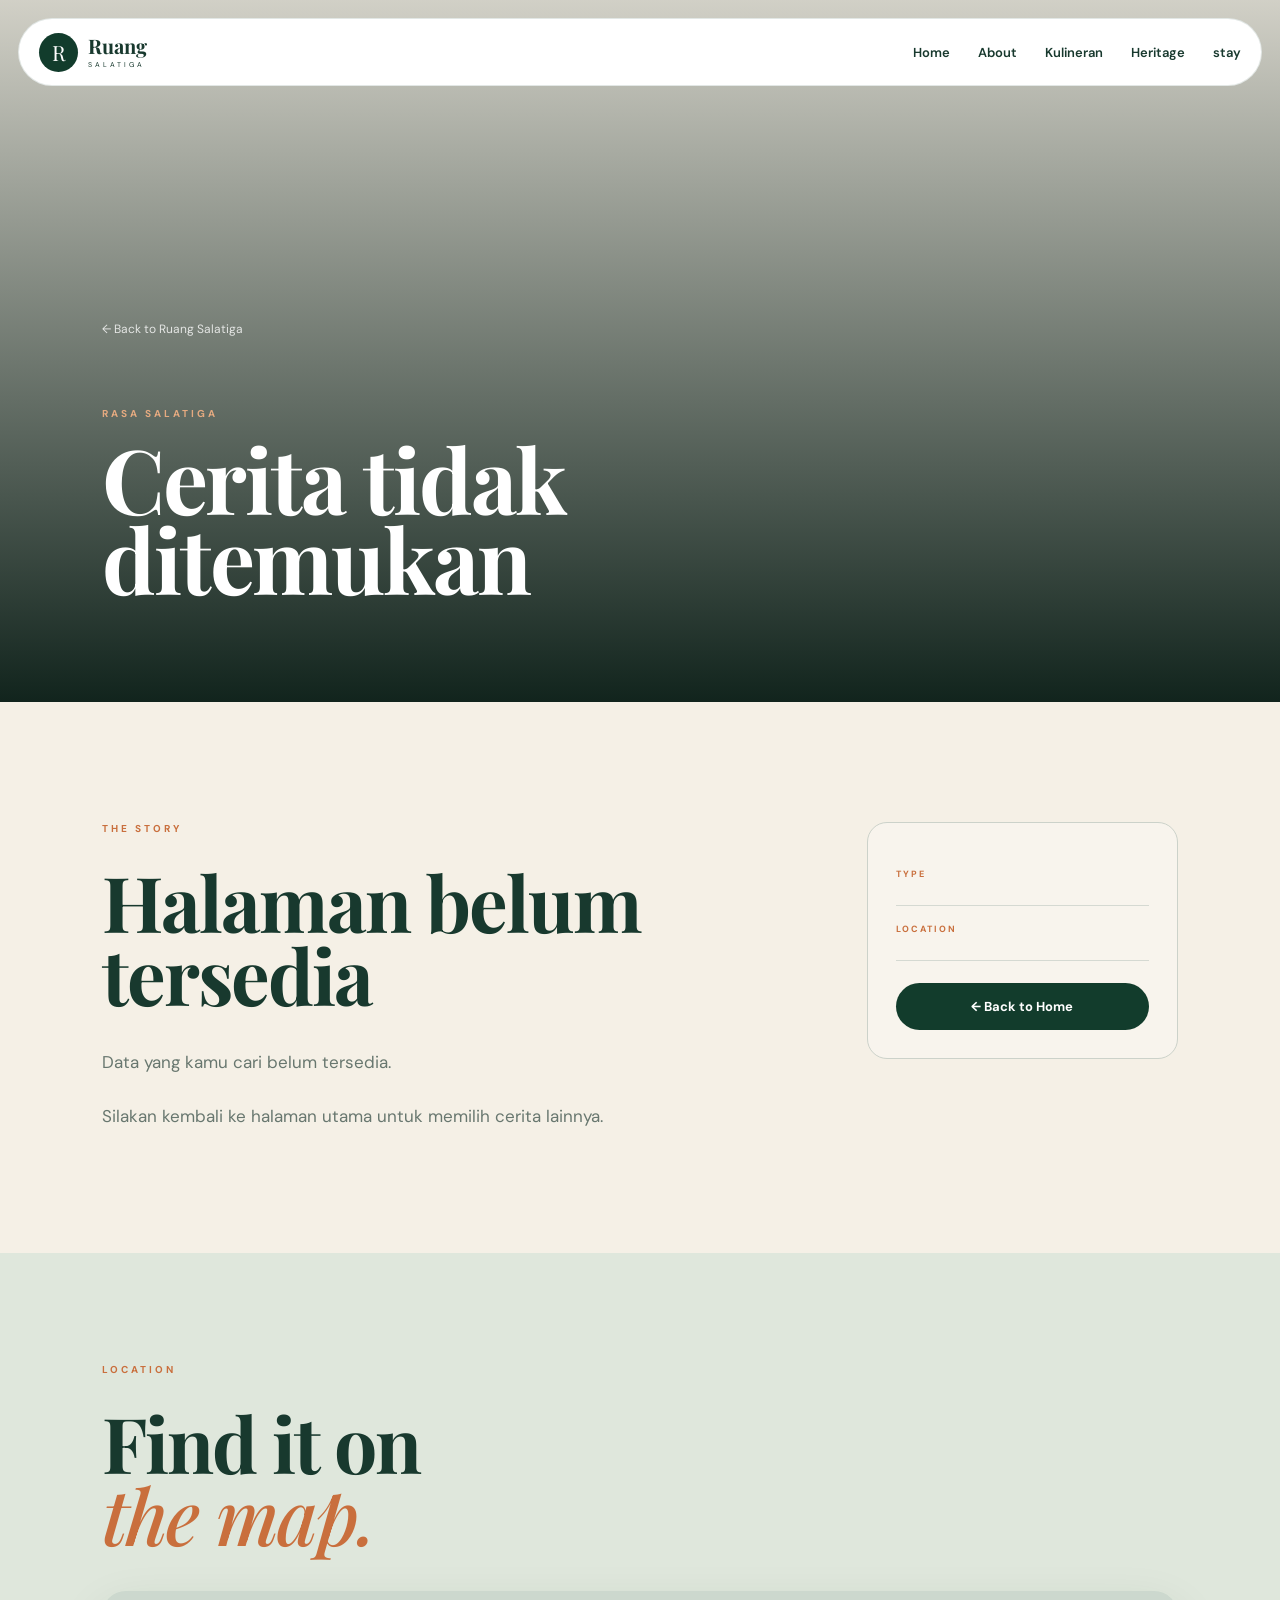
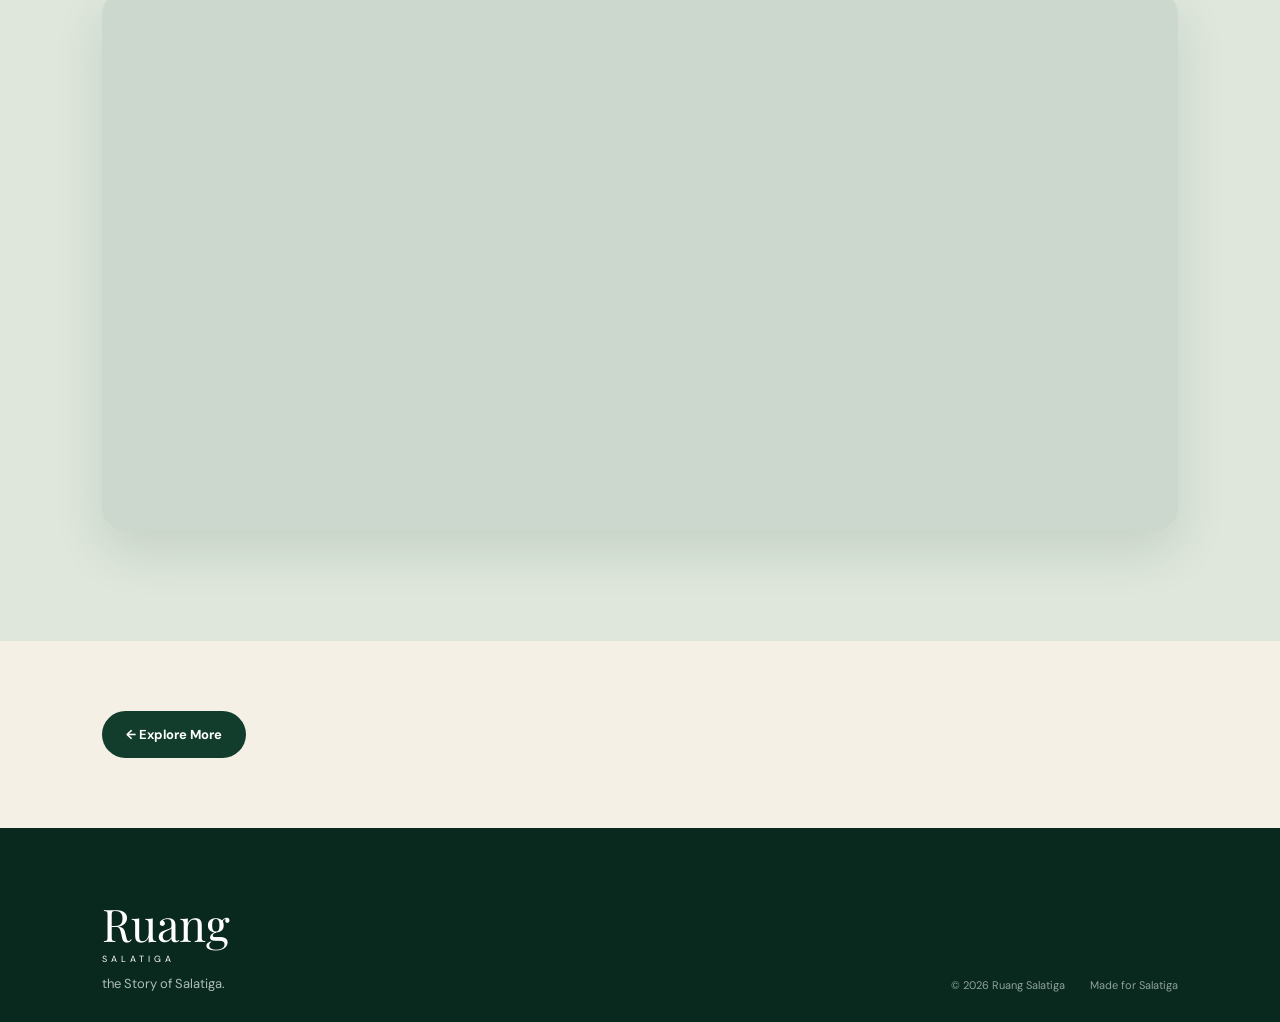
<file: detail.html>
<!DOCTYPE html>
<html lang="id">

<head>

    <meta charset="UTF-8">

    <meta
        name="viewport"
        content="width=device-width, initial-scale=1.0">

    <title>
        Detail — Ruang Salatiga
    </title>


    <link rel="preconnect"
          href="https://fonts.googleapis.com">

    <link
        href="https://fonts.googleapis.com/css2?family=DM+Sans:wght@400;500;600;700&family=Playfair+Display:ital,wght@0,500;0,600;0,700;1,500;1,600&display=swap"
        rel="stylesheet">


    <link
        rel="stylesheet"
        href="css/style.css">

    <link
        rel="stylesheet"
        href="css/detail.css">

</head>


<body>


<header class="site-header">

    <a
        href="index.html"
        class="brand">

        <span class="brand-mark">
            R
        </span>

        <span class="brand-text">

            <strong>
                Ruang
            </strong>

            <small>
                SALATIGA
            </small>

        </span>

    </a>


    <nav class="nav">

        <a href="index.html#home">
            Home
        </a>

        <a href="index.html#about">
            About
        </a>

        <a href="index.html#kuliner">
            Kulineran
        </a>

        <a href="index.html#heritage">
            Heritage
        </a>
        <a href="index.html#stay">
            stay
        </a>

    </nav>

</header>



<main>



<section
    class="detail-hero"
    id="detailHero">


    <div class="detail-overlay">
    </div>


    <div class="detail-content">


        <a
            href="index.html"
            class="back-link">

            ← Back to Ruang Salatiga

        </a>


        <div
            class="detail-category"
            id="detailCategory">

        </div>


        <h1 id="detailTitle">

            Loading...

        </h1>


        <p id="detailLocation">

        </p>

    </div>

</section>



<!-- STORY -->

<section class="detail-main">


    <div class="story">


        <div class="section-label">

            THE STORY

        </div>


        <h2 id="detailHeading">

        </h2>


        <div id="detailText">

        </div>

    </div>



    <!-- INFO -->

    <aside class="quick-info">


        <div class="info-item">

            <small>
                TYPE
            </small>

            <strong id="detailType">
            </strong>

        </div>


        <div class="info-item">

            <small>
                LOCATION
            </small>

            <strong id="detailAddress">
            </strong>

        </div>


        <a
            id="mapsButton"
            href="#"
            target="_blank"
            class="btn btn-dark">

            Open in Google Maps

            <span>
                ↗
            </span>

        </a>

    </aside>

</section>



<!-- MAP -->

<section class="map-section">


    <div class="map-heading">


        <div>

            <div class="section-label">

                LOCATION

            </div>


            <h2>

                Find it on
                <br>

                <em>the map.</em>

            </h2>

        </div>


    

    </div>



    <div
        class="map-container"
        id="mapContainer">

    </div>

</section>



<section class="detail-bottom">

    <a
        href="index.html#kuliner"
        class="btn btn-dark">

        ← Explore More

    </a>

</section>


</main>



<footer class="footer">

    <div>

        <div class="footer-logo">

            Ruang

            <span>
                SALATIGA
            </span>

        </div>


        <p>
            the Story of Salatiga.
        </p>

    </div>


    <div class="footer-bottom">

        <span>
            © 2026 Ruang Salatiga
        </span>

        <span>
            Made for Salatiga
        </span>

    </div>

</footer>



<script
    src="js/detail.js">
</script>


</body>

</html>
</file>
<file: css/style.css>
* {
    margin: 0;
    padding: 0;
    box-sizing: border-box;
}

:root {
    --green: #123c2c;
    --dark-green: #09291f;
    --cream: #f5f0e6;
    --sage: #dfe7dc;
    --orange: #c96f3d;
    --text: #18392e;
    --muted: #68776f;
    --white: #ffffff;
}

html {
    scroll-behavior: smooth;
}

body {
    font-family: "DM Sans", sans-serif;
    background: var(--cream);
    color: var(--text);
    overflow-x: hidden;
}

a {
    color: inherit;
}


/* =========================
   NAVBAR
========================= */

.site-header {
    position: fixed;
    z-index: 1000;

    top: 18px;
    left: 50%;

    transform: translateX(-50%);

    width: min(1250px, calc(100% - 36px));
    height: 68px;

    padding: 0 20px;

    display: flex;
    align-items: center;
    justify-content: space-between;

    border-radius: 50px;

    background: white;

    backdrop-filter: blur(18px);

    border: 1px solid rgba(18, 60, 44, .12);

    transition: .3s;
}

.site-header.scrolled {
    box-shadow:
        0 15px 40px rgba(18, 60, 44, .15);
}


/* BRAND */

.brand {
    display: flex;
    align-items: center;
    gap: 10px;

    text-decoration: none;
}

.brand-mark {
    width: 39px;
    height: 39px;

    display: grid;
    place-items: center;

    border-radius: 50%;

    background: var(--green);

    color: white;

    font-family: "Playfair Display", serif;

    font-size: 21px;
}

.brand-text {
    display: flex;
    flex-direction: column;

    line-height: 1;
}

.brand-text strong {
    font-family: "Playfair Display", serif;

    font-size: 20px;
}

.brand-text small {
    font-size: 7px;

    letter-spacing: 3px;

    margin-top: 5px;
}


/* NAV */

.nav {
    display: flex;
    gap: 28px;
}

.nav a {
    position: relative;

    text-decoration: none;

    font-size: 13px;

    font-weight: 600;
}

.nav a::after {
    content: "";

    position: absolute;

    left: 0;
    bottom: -8px;

    width: 0;
    height: 2px;

    background: var(--orange);

    transition: .3s;
}

.nav a:hover::after,
.nav a.active::after {
    width: 100%;
}


/* Stamp Badge */
.stamp-badge {
    position: absolute;
    top: 15px;
    right: 220px;
    width: 90px;
    height: 90px;
    border: 2px dashed #d47a43;
    border-radius: 50%;
    display: flex;
    justify-content: center;
    align-items: center;
    font-size: 10px;
    text-transform: uppercase;
    color: #d47a43;
    letter-spacing: 1px;
    transform: rotate(-15deg);
    z-index: 4;
    background: rgba(11, 35, 25, 0.9);
    text-align: center;
}




.menu-toggle {
    display: none;

    width: 42px;
    height: 42px;

    border: none;

    background: transparent;

    cursor: pointer;
}

.menu-toggle span {
    display: block;

    width: 20px;
    height: 2px;

    background: var(--green);

    margin: 4px auto;
}


/* =========================
   HERO
========================= */

.hero {
    min-height: 100vh;

    position: relative;

    display: flex;

    align-items: center;

    padding: 150px 8%;

    color: white;

    background: var(--dark-green);

    overflow: hidden;
}

.hero-bg {
    position: absolute;

    inset: -5%;

    background:
        linear-gradient(
            90deg,
            rgba(5, 30, 22, .95),
            rgba(5, 30, 22, .58),
            rgba(5, 30, 22, .1)
        ),
        url("../img/hero.jpg");

    background-size: cover;

    background-position: center;

    transform: scale(1.04);

    transition: transform 1s;
}

.hero-overlay {
    position: absolute;

    inset: 0;

    background:
        radial-gradient(
            circle at 70% 40%,
            rgba(255,255,255,.12),
            transparent 35%
        );
}

.hero-content {
    position: relative;

    z-index: 2;

    max-width: 800px;
}

.eyebrow {
    color: #e6ad88;

    font-size: 10px;

    letter-spacing: 4px;

    font-weight: 700;

    margin-bottom: 25px;
}

.hero h1 {
    font-family: "Playfair Display", serif;

    font-size: clamp(60px, 8vw, 110px);

    line-height: .88;

    letter-spacing: -3px;

    margin-bottom: 30px;
}

.hero h1 em {
    color: var(--orange);

    font-weight: 500;
}

.hero-description {
    max-width: 540px;

    font-size: 17px;

    line-height: 1.8;

    color: #e0e8e3;
}

.hero-buttons {
    display: flex;

    gap: 12px;

    margin-top: 35px;
}


/* BUTTON */

.btn {
    display: inline-flex;

    align-items: center;
    justify-content: center;

    gap: 14px;

    padding: 15px 24px;

    border-radius: 999px;

    text-decoration: none;

    font-size: 13px;

    font-weight: 700;

    transition: .3s;
}

.btn-primary {
    background: var(--orange);

    color: white;
}

.btn-primary:hover {
    transform: translateY(-4px);

    box-shadow:
        0 15px 30px rgba(201,111,61,.25);
}

.btn-outline {
    color: white;

    border: 1px solid rgba(255,255,255,.45);
}

.btn-outline:hover {
    background: white;

    color: var(--green);
}

.btn-dark {
    background: var(--green);

    color: white;
}

.btn-dark:hover {
    background: var(--orange);

    transform: translateY(-3px);
}


/* HERO INFO */

.hero-location {
    position: absolute;

    right: 5%;

    top: 50%;

    writing-mode: vertical-rl;

    font-size: 9px;

    letter-spacing: 3px;

    color: rgba(255,255,255,.7);
}

.hero-scroll {
    position: absolute;

    bottom: 30px;
    left: 8%;

    font-size: 9px;

    letter-spacing: 3px;

    color: rgba(255,255,255,.7);
}

.hero-scroll span {
    color: #e5aa80;

    margin-left: 12px;
}


/* =========================
   SECTION
========================= */

.section {
    padding: 120px 8%;
}

.section-label {
    color: var(--orange);

    font-size: 10px;

    letter-spacing: 3px;

    font-weight: 700;

    margin-bottom: 30px;
}

.section-label.light {
    color: #e4aa82;
}

h2 {
    font-family: "Playfair Display", serif;

    font-size: clamp(45px, 6vw, 78px);

    line-height: .95;

    letter-spacing: -2px;
}

h2 em {
    color: var(--orange);

    font-weight: 500;
}


/* =========================
   ABOUT
========================= */

.about {
    background: var(--cream);
}

.about-grid {
    display: grid;

    grid-template-columns: 1fr 1fr;

    gap: 100px;
}

.kicker {
    font-size: 10px;

    letter-spacing: 3px;

    font-weight: 700;

    margin-bottom: 18px;
}

.about-description {
    max-width: 570px;

    padding-top: 35px;

    font-size: 17px;

    line-height: 1.9;

    color: var(--muted);
}

.about-description p + p {
    margin-top: 22px;
}

.about-description strong {
    color: var(--text);
}


/* =========================
   DARK SECTION
========================= */

.dark-section {
    background: var(--green);

    color: white;
}

.section-heading {
    display: flex;

    justify-content: space-between;

    align-items: flex-end;

    gap: 50px;

    margin-bottom: 60px;
}

.section-heading > p {
    max-width: 390px;

    color: #c0cec7;

    line-height: 1.8;
}


/* =========================
   FOOD
========================= */

.food-grid {
    display: grid;

    grid-template-columns:
        repeat(4, 1fr);

    gap: 18px;
}

.food-card {
    background: var(--cream);

    color: var(--text);

    border-radius: 18px;

    overflow: hidden;

    transition: .4s;
}

.food-card:hover {
    transform: translateY(-10px);

    box-shadow:
        0 20px 40px rgba(0,0,0,.2);
}

.food-image {
    height: 300px;

    position: relative;

    overflow: hidden;
}

.food-image img {
    width: 100%;
    height: 100%;

    object-fit: cover;

    transition: .5s;
}

.food-card:hover img {
    transform: scale(1.08);
}

.food-image span {
    position: absolute;

    right: 15px;
    top: 15px;

    width: 42px;
    height: 42px;

    display: grid;
    place-items: center;

    border-radius: 50%;

    background: white;

    font-size: 11px;

    font-weight: 700;
}

.food-content {
    padding: 25px;
}

.food-content small,
.heritage-info small {
    color: var(--orange);

    font-size: 9px;

    letter-spacing: 2px;

    font-weight: 700;
}

.food-content h3 {
    font-family: "Playfair Display", serif;

    font-size: 27px;

    line-height: 1.05;

    margin: 12px 0;
}

.food-content p {
    color: var(--muted);

    font-size: 13px;

    line-height: 1.7;

    min-height: 65px;
}

.food-content a,
.heritage-info a {
    display: inline-flex;

    align-items: center;

    gap: 9px;

    margin-top: 18px;

    text-decoration: none;

    font-size: 12px;

    font-weight: 700;
}

.food-content b,
.heritage-info b {
    color: var(--orange);

    font-size: 17px;
}


/* =========================
   HERITAGE
========================= */

.heritage {
    background: var(--cream);
}

.heritage-list {
    display: flex;

    flex-direction: column;
}

.heritage-card {
    display: grid;

    grid-template-columns:
        60px 38% 1fr;

    align-items: center;

    gap: 28px;

    padding: 25px 0;

    border-top: 1px solid #ccd2ca;

    transition: .3s;
}

.heritage-card:last-child {
    border-bottom: 1px solid #ccd2ca;
}

.heritage-number {
    font-family: "Playfair Display", serif;

    color: var(--orange);

    font-size: 24px;
}

.heritage-image {
    height: 270px;

    overflow: hidden;

    border-radius: 16px;
}

.heritage-image img {
    width: 100%;
    height: 100%;

    object-fit: cover;

    transition: .5s;
}

.heritage-card:hover img {
    transform: scale(1.07);
}

.heritage-info {
    max-width: 520px;
}

.heritage-info h3 {
    font-family: "Playfair Display", serif;

    font-size: 40px;

    line-height: 1;

    margin: 14px 0;
}

.heritage-info p {
    color: var(--muted);

    line-height: 1.75;

    font-size: 14px;
}


.journey {
    background: var(--sage);
}

.journey-grid {
    display: grid;

    grid-template-columns: 1fr 1fr;

    gap: 100px;

    align-items: center;
}

.journey-grid > div:first-child > p {
    max-width: 500px;

    margin: 30px 0;

    color: var(--muted);

    line-height: 1.8;
}

.timeline {
    display: flex;

    flex-direction: column;
}

.timeline-item {
    display: grid;

    grid-template-columns: 60px 1fr;

    gap: 18px;
}

.timeline-item > span {
    font-family: "Playfair Display", serif;

    font-size: 24px;

    color: var(--orange);
}

.timeline-item small {
    color: var(--orange);

    font-size: 9px;

    letter-spacing: 2px;

    font-weight: 700;
}

.timeline-item h3 {
    font-family: "Playfair Display", serif;

    font-size: 27px;

    margin: 7px 0;
}

.timeline-item p {
    color: var(--muted);

    font-size: 13px;

    line-height: 1.6;
}

.timeline-line {
    height: 45px;

    width: 1px;

    margin-left: 29px;

    background: #aebcb1;
}


/* =========================
   CONTACT
========================= */

.contact {
    background: var(--cream);
}

.contact-box {
    max-width: 850px;

    margin: auto;

    padding: 80px 30px;

    text-align: center;

    border: 1px solid #ccd2ca;

    border-radius: 28px;
}

.contact-box p {
    max-width: 540px;

    margin: 28px auto;

    color: var(--muted);

    line-height: 1.8;
}



.footer {
    background: var(--dark-green);

    color: white;

    padding: 65px 8% 30px;

    display: flex;

    justify-content: space-between;

    align-items: flex-end;

    gap: 30px;
}

.footer-logo {
    font-family: "Playfair Display", serif;

    font-size: 45px;
}

.footer-logo span {
    display: block;

    font-family: "DM Sans", sans-serif;

    font-size: 9px;

    letter-spacing: 4px;
}

.footer p {
    color: #aebdb5;

    margin-top: 10px;

    font-size: 13px;
}

.footer-bottom {
    display: flex;

    gap: 25px;

    color: #8fa199;

    font-size: 11px;
}




.reveal {
    opacity: 0;

    transform: translateY(30px);

    transition:
        opacity .8s ease,
        transform .8s ease;
}

.reveal.show {
    opacity: 1;

    transform: translateY(0);
}

/* =========================================
   STAY EXPERIENCE
   Distinct editorial travel layout
========================================= */

.stay-experience {
    --stay-green: #123c2c;
    --stay-deep: #09291f;
    --stay-cream: #f5f0e6;
    --stay-white: #fffdf8;
    --stay-orange: #c96f3d;
    --stay-muted: #7c8379;
    --stay-line: rgba(18, 60, 44, 0.16);

    position: relative;
    overflow: hidden;
    padding: clamp(65px, 9vw, 125px) clamp(22px, 7vw, 100px);
    background: var(--stay-cream);
    color: var(--stay-green);
    scroll-margin-top: 90px;
}

.stay-heading {
    display: grid;
    grid-template-columns: minmax(0, 1.2fr) minmax(240px, 0.8fr);
    align-items: end;
    gap: 50px;
    margin-bottom: 60px;
}

.stay-eyebrow {
    display: inline-block;
    color: var(--stay-orange);
    font-family: "DM Sans", sans-serif;
    font-size: 0.7rem;
    font-weight: 700;
    letter-spacing: 2px;
    line-height: 1.7;
}

.stay-heading-left h2 {
    margin: 20px 0 0;
    font-family: "Playfair Display", serif;
    font-size: clamp(2.7rem, 5.5vw, 5.3rem);
    font-weight: 500;
    letter-spacing: -2.8px;
    line-height: 1.06;
}

.stay-heading-left h2 em {
    color: var(--stay-orange);
    font-weight: 500;
}

.stay-heading-right {
    position: relative;
    max-width: 380px;
    justify-self: end;
    padding: 12px 0 8px 25px;
    border-left: 1px solid var(--stay-line);
}

.stay-heading-mark {
    display: block;
    margin-bottom: 12px;
    font-family: "Playfair Display", serif;
    font-size: 2.4rem;
    font-style: italic;
    line-height: 1;
}

.stay-heading-right p {
    margin: 0;
    color: var(--stay-muted);
    font-size: 0.9rem;
    line-height: 1.9;
}


/* =========================================
   FEATURED HOTEL
========================================= */

.stay-featured {
    display: grid;
    grid-template-columns: minmax(0, 1.12fr) minmax(0, 0.88fr);
    min-height: 490px;
    background: var(--stay-green);
    color: var(--stay-white);
}

/* FEATURED IMAGE */

.stay-featured-image {
    position: relative;
    display: block;
    min-width: 0;
    min-height: 490px;
    overflow: hidden;
    background: #dfe7dc;
    color: white;
    text-decoration: none;
}

.stay-featured-image::after {
    position: absolute;
    inset: 0;
    content: "";
    background: linear-gradient(
        to top,
        rgba(9, 41, 31, 0.60),
        transparent 42%
    );
    pointer-events: none;
}

.stay-featured-image img {
    display: block;
    width: 100%;
    height: 100%;
    min-height: 490px;
    object-fit: cover;
    transition: transform 0.7s ease;
    animation-delay: 0.1s;
}

.stay-featured-image:hover img {
    transform: scale(1.045);
}
.stay-secondary:nth-child(1)
.stay-secondary-image img {
    animation-delay: 0.25s;
}

/* Gambar hotel ketiga muncul setelahnya */
.stay-secondary:nth-child(2)
.stay-secondary-image img {
    animation-delay: 0.4s;
}

/* Efek zoom saat kursor diarahkan ke gambar */
.stay-featured-image:hover img,
.stay-secondary-image:hover img {
    transform: scale(1.07);
    filter: brightness(1.05);
}

/* Animasi masuk */
@keyframes stayImageReveal {
    from {
        opacity: 0;
        transform: scale(1.06);
    }

    to {
        opacity: 1;
        transform: scale(1);
    }
}

/* Panah ikut bergerak sedikit saat hover */
.stay-image-arrow,
.stay-secondary-arrow {
    transition:
        transform 0.4s ease,
        opacity 0.4s ease;
}

.stay-featured-image:hover .stay-image-arrow,
.stay-secondary-image:hover .stay-secondary-arrow {
    transform: translate(4px, -4px);
}

/* =========================================
   STAY FEATURED IMAGE
========================================= */

.stay-featured-image {
    position: relative;
    display: block;
    min-width: 0;
    min-height: 490px;
    overflow: hidden;
    background: #dfe7dc;
    color: white;
    text-decoration: none;
}

.stay-featured-image::after {
    position: absolute;
    inset: 0;
    content: "";
    background: linear-gradient(
        to top,
        rgba(9, 41, 31, 0.60),
        transparent 42%
    );
    pointer-events: none;
}

.stay-featured-image img {
    display: block;
    width: 100%;
    height: 100%;
    min-height: 490px;
    object-fit: cover;

    opacity: 0;
    transform: scale(1.06);

    animation: stayImageReveal 1s ease forwards;
    animation-delay: 0.1s;

    transition:
        transform 0.7s ease,
        filter 0.7s ease;
}

.stay-featured-image:hover img {
    transform: scale(1.07);
    filter: brightness(1.05);
}


/* =========================================
   STAY SECONDARY IMAGES
========================================= */

.stay-secondary-image {
    position: relative;
    display: block;
    overflow: hidden;
}

.stay-secondary-image img {
    display: block;
    width: 100%;
    height: 100%;
    object-fit: cover;

    opacity: 0;
    transform: scale(1.06);

    animation: stayImageReveal 1s ease forwards;

    transition:
        transform 0.7s ease,
        filter 0.7s ease;
}

/* Animasi gambar kedua */
.stay-secondary:nth-child(1) .stay-secondary-image img {
    animation-delay: 0.25s;
}

/* Animasi gambar ketiga */
.stay-secondary:nth-child(2) .stay-secondary-image img {
    animation-delay: 0.4s;
}

.stay-secondary-image:hover img {
    transform: scale(1.07);
    filter: brightness(1.05);
}


/* =========================================
   IMAGE REVEAL ANIMATION
========================================= */

@keyframes stayImageReveal {
    from {
        opacity: 0;
        transform: scale(1.06);
    }

    to {
        opacity: 1;
        transform: scale(1);
    }
}


/* =========================================
   ARROW ANIMATION
========================================= */

.stay-image-arrow,
.stay-secondary-arrow {
    transition:
        transform 0.4s ease,
        opacity 0.4s ease;
}

.stay-featured-image:hover .stay-image-arrow,
.stay-secondary-image:hover .stay-secondary-arrow {
    transform: translate(4px, -4px);
}


@media (prefers-reduced-motion: reduce) {
    .stay-featured-image img,
    .stay-secondary-image img {
        animation: none;
        opacity: 1;
        transform: none;
        transition: none;
    }

    .stay-featured-image:hover img,
    .stay-secondary-image:hover img {
        transform: none;
        filter: none;
    }
}


    .stay-featured-image:hover img,
    .stay-secondary-image:hover img {
        transform: none;
        filter: none;
    }


.stay-image-caption {
    position: absolute;
    z-index: 1;
    bottom: 27px;
    left: 30px;
    font-size: 0.67rem;
    font-weight: 700;
    letter-spacing: 2px;
}

.stay-image-arrow {
    position: absolute;
    z-index: 2;
    top: 25px;
    right: 25px;
    display: grid;
    width: 48px;
    height: 48px;
    place-items: center;
    border: 1px solid rgba(255, 255, 255, 0.75);
    border-radius: 50%;
    background: rgba(9, 41, 31, 0.2);
    color: white;
    font-size: 1.25rem;
    backdrop-filter: blur(8px);
    transition:
        color 0.3s ease,
        background 0.3s ease,
        transform 0.3s ease;
}

.stay-featured-image:hover .stay-image-arrow {
    transform: rotate(45deg);
    background: var(--stay-cream);
    color: var(--stay-green);
}


/* FEATURED CONTENT */

.stay-featured-content {
    display: flex;
    flex-direction: column;
    justify-content: space-between;
    gap: 40px;
    min-width: 0;
    padding: clamp(27px, 4vw, 54px);
}

.stay-featured-top {
    display: flex;
    justify-content: space-between;
    align-items: center;
    gap: 15px;
}

.stay-tag {
    display: inline-flex;
    align-items: center;
    padding: 9px 12px;
    border: 1px solid rgba(255, 253, 248, 0.35);
    border-radius: 2px;
    color: var(--stay-cream);
    font-size: 0.62rem;
    font-weight: 700;
    letter-spacing: 1.5px;
}

.stay-index {
    color: rgba(255, 253, 248, 0.55);
    font-size: 0.68rem;
    letter-spacing: 1px;
}

.stay-featured-main {
    padding: 15px 0;
}

.stay-category {
    color: #e5b49a;
    font-size: 0.68rem;
    font-weight: 700;
    letter-spacing: 1.6px;
}

.stay-featured-main h3 {
    margin: 20px 0;
    font-family: "Playfair Display", serif;
    font-size: clamp(2.4rem, 4vw, 4.4rem);
    font-weight: 500;
    letter-spacing: -1.8px;
    line-height: 1.08;
    overflow-wrap: anywhere;
}

.stay-featured-main h3 em {
    color: #e5b49a;
    font-weight: 500;
}

.stay-featured-main p {
    max-width: 350px;
    margin: 0;
    color: rgba(255, 253, 248, 0.72);
    font-size: 0.88rem;
    line-height: 1.9;
}


/* FEATURED FOOTER */

.stay-featured-bottom {
    display: flex;
    flex-direction: column;
    gap: 23px;
    padding-top: 24px;
    border-top: 1px solid rgba(255, 253, 248, 0.22);
}

.stay-address {
    display: flex;
    align-items: center;
    gap: 10px;
    color: rgba(255, 253, 248, 0.75);
    font-size: 0.78rem;
    line-height: 1.6;
}

.stay-pin {
    flex-shrink: 0;
    color: var(--stay-orange);
    font-size: 1.15rem;
}

.stay-discover {
    display: flex;
    align-items: center;
    justify-content: space-between;
    gap: 15px;
    color: var(--stay-white);
    font-size: 0.83rem;
    font-weight: 700;
    text-decoration: none;
}

.stay-discover-arrow {
    display: grid;
    width: 42px;
    height: 42px;
    flex-shrink: 0;
    place-items: center;
    border-radius: 50%;
    background: var(--stay-cream);
    color: var(--stay-green);
    font-size: 1.1rem;
    transition:
        background 0.3s ease,
        color 0.3s ease,
        transform 0.3s ease;
}

.stay-discover:hover .stay-discover-arrow {
    transform: rotate(45deg);
    background: var(--stay-orange);
    color: white;
}


/* =========================================
   OTHER STAYS HEADING
========================================= */

.stay-others-heading {
    display: flex;
    align-items: end;
    justify-content: space-between;
    gap: 25px;
    margin: 78px 0 30px;
}

.stay-others-heading h3 {
    margin: 13px 0 0;
    font-family: "Playfair Display", serif;
    font-size: clamp(1.8rem, 3.2vw, 3rem);
    font-weight: 500;
    letter-spacing: -1px;
    line-height: 1.2;
}

.stay-others-heading h3 em {
    color: var(--stay-orange);
}

.stay-others-note {
    padding-bottom: 7px;
    color: var(--stay-muted);
    font-size: 0.64rem;
    font-weight: 700;
    letter-spacing: 1.3px;
    text-align: right;
}


/* =========================================
   SECONDARY HOTEL CARDS
========================================= */

.stay-others-grid {
    display: grid;
    grid-template-columns: repeat(2, minmax(0, 1fr));
    gap: 28px;
    align-items: start;
}

.stay-secondary {
    min-width: 0;
    background: var(--stay-white);
    border: 1px solid var(--stay-line);
    transition:
        transform 0.35s ease,
        box-shadow 0.35s ease;
}

.stay-secondary:hover {
    transform: translateY(-5px);
    box-shadow: 0 15px 35px rgba(18, 60, 44, 0.08);
}

/* SECONDARY IMAGE */

.stay-secondary-image {
    position: relative;
    display: block;
    height: clamp(220px, 27vw, 350px);
    overflow: hidden;
    background: #dfe7dc;
    color: white;
    text-decoration: none;
}

.stay-secondary-image::after {
    position: absolute;
    inset: 0;
    content: "";
    background: linear-gradient(
        to top,
        rgba(9, 41, 31, 0.4),
        transparent 45%
    );
    pointer-events: none;
}

.stay-secondary-image img {
    display: block;
    width: 100%;
    height: 100%;
    object-fit: cover;
    transition: transform 0.65s ease;
}

.stay-secondary:hover .stay-secondary-image img {
    transform: scale(1.045);
}

.stay-secondary-number {
    position: absolute;
    z-index: 1;
    top: 20px;
    left: 22px;
    font-family: "Playfair Display", serif;
    font-size: 1.5rem;
}

.stay-secondary-arrow {
    position: absolute;
    z-index: 1;
    right: 20px;
    bottom: 20px;
    display: grid;
    width: 43px;
    height: 43px;
    place-items: center;
    border-radius: 50%;
    background: var(--stay-cream);
    color: var(--stay-green);
    font-size: 1.1rem;
    transition:
        background 0.3s ease,
        color 0.3s ease,
        transform 0.3s ease;
}

.stay-secondary:hover .stay-secondary-arrow {
    transform: rotate(45deg);
    background: var(--stay-orange);
    color: white;
}


/* SECONDARY CONTENT */

.stay-secondary-content {
    padding: clamp(22px, 3vw, 34px);
}

.stay-secondary-meta {
    display: flex;
    justify-content: space-between;
    flex-wrap: wrap;
    gap: 8px;
    margin-bottom: 18px;
}

.stay-secondary-meta span {
    color: var(--stay-muted);
    font-size: 0.63rem;
    font-weight: 700;
    letter-spacing: 1.1px;
}

.stay-secondary-content h4 {
    margin: 0 0 14px;
    font-family: "Playfair Display", serif;
    font-size: clamp(1.45rem, 2.5vw, 2.15rem);
    font-weight: 500;
    line-height: 1.25;
    overflow-wrap: anywhere;
}

.stay-secondary-content > p {
    min-height: 80px;
    margin: 0 0 24px;
    color: var(--stay-muted);
    font-size: 0.85rem;
    line-height: 1.85;
}

.stay-secondary-bottom {
    display: flex;
    flex-direction: column;
    gap: 18px;
    padding-top: 19px;
    border-top: 1px solid var(--stay-line);
}

.stay-secondary-bottom > span {
    display: flex;
    align-items: center;
    gap: 9px;
    color: var(--stay-muted);
    font-size: 0.75rem;
    line-height: 1.6;
}

.stay-secondary-bottom > a {
    display: flex;
    align-items: center;
    justify-content: space-between;
    gap: 10px;
    color: var(--stay-green);
    font-size: 0.8rem;
    font-weight: 700;
    text-decoration: none;
    transition: color 0.3s ease;
}

.stay-secondary-bottom > a:hover {
    color: var(--stay-orange);
}

.stay-secondary-bottom > a b {
    font-size: 1rem;
    font-weight: 500;
}


/* =========================================
   CLOSING STRIP
========================================= */

.stay-closing {
    display: grid;
    grid-template-columns: auto 1fr auto;
    align-items: center;
    
    gap: 20px;
    margin-top: 60px;
    padding: 27px 0;
    border-top: 4px solid #707070;
    border-bottom: 4px solid #707070;
}

.stay-closing-star {
    color: var(--stay-orange);
    font-size: 1.9rem;
}

.stay-closing p {
    margin: 0;
    font-size: 0.67rem;
    font-weight: 700;
    letter-spacing: 1.2px;
    line-height: 1.9;
}

.stay-closing p em {
    display: block;
    color: var(--stay-muted);
    font-family: "Playfair Display", serif;
    font-size: 1.15rem;
    font-weight: 500;
    letter-spacing: 0;
}

.stay-closing > a {
    display: inline-flex;
    align-items: center;
    gap: 12px;
    color: var(--stay-green);
    font-size: 0.78rem;
    font-weight: 700;
    text-decoration: none;
    white-space: nowrap;
    transition: color 0.3s ease;
}

.stay-closing > a:hover {
    color: var(--stay-orange);
}


/* =========================================
   TABLET — MAX 1024px
========================================= */

@media (max-width: 1024px) {

    .stay-experience {
        padding-right: 5%;
        padding-left: 5%;
    }

    .stay-heading {
        gap: 30px;
        margin-bottom: 42px;
    }

    .stay-heading-left h2 {
        font-size: clamp(2.7rem, 5.5vw, 4rem);
    }

    .stay-featured {
        grid-template-columns: minmax(0, 1fr) minmax(0, 0.9fr);
        min-height: 420px;
    }

    .stay-featured-image,
    .stay-featured-image img {
        min-height: 420px;
    }

    .stay-featured-content {
        padding: 30px;
    }

    .stay-featured-main h3 {
        font-size: clamp(2.3rem, 4.5vw, 3.4rem);
    }

    .stay-others-grid {
        gap: 20px;
    }

    .stay-secondary-content {
        padding: 23px;
    }

}


/* =========================================
   SMALL TABLET — MAX 760px
========================================= */

@media (max-width: 760px) {

    .stay-heading {
        grid-template-columns: 1fr;
        gap: 24px;
    }

    .stay-heading-right {
        max-width: 470px;
        justify-self: start;
    }

    .stay-featured {
        grid-template-columns: 1fr;
    }

    .stay-featured-image,
    .stay-featured-image img {
        height: 350px;
        min-height: 350px;
    }

    .stay-featured-content {
        gap: 32px;
        padding: 32px;
    }

    .stay-featured-main h3 {
        font-size: clamp(2.8rem, 7vw, 4rem);
    }

    .stay-others-heading {
        margin-top: 55px;
    }

    .stay-others-grid {
        grid-template-columns: 1fr;
        gap: 25px;
    }

    .stay-secondary {
        display: grid;
        grid-template-columns: minmax(0, 0.9fr) minmax(0, 1.1fr);
        align-items: stretch;
    }

    .stay-secondary-image {
        height: 100%;
        min-height: 300px;
    }

    .stay-secondary-content {
        padding: 25px;
    }

    .stay-secondary-content h4 {
        font-size: 1.65rem;
    }

    .stay-secondary-content > p {
        min-height: 0;
    }

    .stay-closing {
        grid-template-columns: auto 1fr;
        gap: 14px;
    }

    .stay-closing > a {
        grid-column: 2;
    }

}


/* =========================================
   MOBILE — MAX 480px
========================================= */

@media (max-width: 480px) {

    .stay-experience {
        padding: 65px 20px;
        scroll-margin-top: 75px;
    }

    .stay-heading {
        gap: 22px;
        margin-bottom: 32px;
    }

    .stay-heading-left h2 {
        margin-top: 16px;
        font-size: clamp(2.45rem, 10.5vw, 3.3rem);
        letter-spacing: -1.5px;
        line-height: 1.1;
    }

    .stay-heading-right {
        padding-left: 18px;
    }

    .stay-heading-mark {
        font-size: 2rem;
    }

    .stay-heading-right p {
        font-size: 0.84rem;
    }

    .stay-featured-image,
    .stay-featured-image img {
        height: 270px;
        min-height: 270px;
    }

    .stay-image-caption {
        bottom: 20px;
        left: 20px;
        font-size: 0.6rem;
    }

    .stay-image-arrow {
        top: 17px;
        right: 17px;
        width: 40px;
        height: 40px;
    }

    .stay-featured-content {
        gap: 25px;
        padding: 23px 21px;
    }

    .stay-tag {
        padding: 8px 9px;
        font-size: 0.56rem;
    }

    .stay-index {
        font-size: 0.6rem;
    }

    .stay-category {
        font-size: 0.61rem;
    }

    .stay-featured-main h3 {
        margin: 15px 0;
        font-size: clamp(2.5rem, 11vw, 3.3rem);
        letter-spacing: -1.2px;
    }

    .stay-featured-main p {
        font-size: 0.83rem;
    }

    .stay-featured-bottom {
        padding-top: 19px;
    }

    .stay-others-heading {
        align-items: flex-start;
        flex-direction: column;
        gap: 12px;
        margin: 48px 0 24px;
    }

    .stay-others-heading h3 {
        font-size: 2rem;
    }

    .stay-others-note {
        font-size: 0.58rem;
        text-align: left;
    }

    .stay-others-grid {
        gap: 22px;
    }

    .stay-secondary {
        display: flex;
        flex-direction: column;
    }

    .stay-secondary-image {
        height: 240px;
        min-height: 0;
    }

    .stay-secondary-content {
        padding: 22px 20px;
    }

    .stay-secondary-content h4 {
        font-size: 1.65rem;
    }

    .stay-secondary-content > p {
        margin-bottom: 20px;
        font-size: 0.82rem;
    }

    .stay-closing {
        gap: 12px;
        margin-top: 38px;
        padding: 22px 0;
    }

    .stay-closing-star {
        align-self: start;
        font-size: 1.5rem;
    }

    .stay-closing p {
        font-size: 0.58rem;
        letter-spacing: 0.8px;
    }

    .stay-closing p em {
        font-size: 1rem;
    }

    .stay-closing > a {
        font-size: 0.75rem;
        white-space: normal;
    }

}


/* =========================================
   ACCESSIBILITY
========================================= */

@media (prefers-reduced-motion: reduce) {

    .stay-experience *,
    .stay-experience *::before,
    .stay-experience *::after {
        scroll-behavior: auto !important;
        transition-duration: 0.01ms !important;
        animation-duration: 0.01ms !important;
        animation-iteration-count: 1 !important;
    }

}


/* =========================
   RESPONSIVE
========================= */

@media(max-width:1050px) {

    .food-grid {
        grid-template-columns:
            repeat(2, 1fr);
    }

}


@media(max-width:760px) {

    .site-header {
        top: 12px;

        width:
            calc(100% - 24px);
    }


    .menu-toggle {
        display: block;
    }


    .nav {
        display: none;

        position: absolute;

        top: 76px;

        left: 0;
        right: 0;

        padding: 22px;

        border-radius: 22px;

        background: var(--cream);

        box-shadow:
            0 20px 40px rgba(0,0,0,.15);

        flex-direction: column;

        align-items: flex-start;
    }

    .nav.open {
        display: flex;
    }


    .hero {
        padding:
            140px 7% 100px;
    }


    .hero h1 {
        font-size: 60px;

        letter-spacing: -2px;
    }


    .hero-location {
        display: none;
    }


    .section {
        padding:
            85px 7%;
    }


    .about-grid,
    .journey-grid {
        grid-template-columns: 1fr;

        gap: 50px;
    }


    .about-description {
        padding-top: 0;
    }


    .section-heading {
        flex-direction: column;

        align-items: flex-start;
    }


    .food-grid {
        grid-template-columns: 1fr;
    }


    .heritage-card {
        grid-template-columns: 1fr;
    }


    .heritage-number {
        display: none;
    }


    .heritage-image {
        height: 250px;
    }


    .heritage-info h3 {
        font-size: 34px;
    }


    .footer {
        flex-direction: column;

        align-items: flex-start;
    }


    .footer-bottom {
        flex-direction: column;

        gap: 8px;
    }

}


/* HP KECIL */
@media (max-width: 480px) {

    .site-header {
        height: 60px;
        padding: 0 14px;
    }

    .brand-text strong {
        font-size: 17px;
    }

    .hero {
        padding: 125px 6% 90px;
    }

    .hero h1 {
        font-size: clamp(42px, 12vw, 56px);
        letter-spacing: -1.5px;
        overflow-wrap: anywhere;
    }

    .hero-description {
        font-size: 14px;
    }

    .hero-buttons {
        flex-wrap: wrap;
    }

    .btn {
        padding: 13px 18px;
        font-size: 12px;
    }

    .section {
        padding: 70px 6%;
    }

    h2 {
        font-size: clamp(38px, 10vw, 48px);
    }

    .food-image {
        height: 240px;
    }

    .food-content {
        padding: 20px;
    }

    .heritage-image {
        height: 220px;
    }

    .contact-box {
        padding: 55px 20px;
    }

    .footer {
        padding: 50px 6% 25px;
    }
}


img {
    max-width: 100%;
}




.hero-polaroids {
    display: none;
}

@media (min-width: 1200px) {


    .hero {
        position: relative;
    }


    .hero-content {
        position: relative;
        width: 50%;
        max-width: 50%;
        z-index: 2;
    }
    .hero-polaroids {
        display: block;
        position: absolute;
        width: 500px;
        height: 450px;
        right: 4%;
        top: 50%;
        transform: translateY(-50%);
        z-index: 3;
    }

    
    .polaroid {
        position: absolute;
        width: 240px;
        padding: 12px 12px 42px;
        background: #fffdf7;
        box-shadow: 0 12px 30px rgba(0, 0, 0, 0.25);
        border-radius: 2px;
        box-sizing: border-box;
        transition:
            transform 0.3s ease,
            box-shadow 0.3s ease;
    }

    .polaroid img {
        display: block;
        width: 100%;
        height: 260px;
        object-fit: cover;
    }

    .polaroid p {
        position: absolute;
        bottom: 12px;
        left: 0;
        right: 0;
        margin: 0;
        text-align: center;
        font-family: "Playfair Display", serif;
        font-size: 15px;
        font-style: italic;
        color: #38453a;
    }

   

.polaroid-one {
    top: 45px;
    left: 90px;
    transform: rotate(8deg);
    z-index: 2;
}


.polaroid-two {
    top: 130px;
    left: 0;
    transform: rotate(-9deg);
    z-index: 3;
}


  

    .polaroid-one:hover {
        transform: rotate(13deg) translateY(-6px);
        z-index: 4;
        box-shadow: 0 18px 38px rgba(0, 0, 0, 0.3);
    }


    .polaroid-two:hover {
        transform: rotate(-5deg) translateY(-6px);
        z-index: 4;
        box-shadow: 0 18px 38px rgba(0, 0, 0, 0.3);
    }
}
/* TABLET */
@media (min-width: 761px) and (max-width: 1199px) {


    .hero-polaroids {
        display: none !important;
    }

    
    .hero {
        min-height: 100vh;
        padding: 140px 7% 110px;
        display: flex;
        align-items: center;
        position: relative;
    }

   
    .hero-content {
        position: relative;
        width: 100%;
        max-width: 100%;
        z-index: 2;
    }


    .hero h1 {
        font-size: clamp(76px, 10vw, 120px);
        line-height: 0.92;
        letter-spacing: -3px;
        margin-bottom: 32px;
    }

   
    .hero-description {
        max-width: 750px;
        font-size: 18px;
        line-height: 1.9;
    }

    .eyebrow {
        font-size: 12px;
        letter-spacing: 5px;
        margin-bottom: 28px;
    }

    .hero-buttons {
        display: flex;
        flex-wrap: wrap;
        gap: 14px;
        margin-top: 35px;
    }


    .hero-location {
        display: block;
        position: absolute;
        right: 3%;
        top: 50%;
        transform: translateY(-50%);
        writing-mode: vertical-rl;
        font-size: 9px;
        letter-spacing: 3px;
        color: rgba(255, 255, 255, 0.7);
        z-index: 3;
    }
}



/*tambahan kuliner*/
#kuliner .section-heading {
    display: flex;
    align-items: flex-end;
    justify-content: space-between;
    gap: 32px;
}

#kuliner .kuliner-side-note {
    max-width: 420px;
    margin: 0;
    color: rgba(251, 248, 242, 0.82);
    font-size: 0.98rem;
    line-height: 1.65;
}

@media (max-width: 768px) {
    #kuliner .section-heading {
        flex-direction: column;
        align-items: flex-start;
        gap: 14px;
    }

    #kuliner .kuliner-side-note {
        max-width: 100%;
    }
}
</file>
<file: css/detail.css>
.detail-hero {

    min-height: 78vh;

    position: relative;

    display: flex;

    align-items: flex-end;

    padding: 140px 8% 85px;

    background-position: center;

    background-size: cover;

    color: white;
}


.detail-overlay {

    position: absolute;

    inset: 0;

    background:
        linear-gradient(
            0deg,
            rgba(5,25,18,.95),
            rgba(5,25,18,.15)
        );
}


.detail-content {

    position: relative;

    z-index: 2;

    max-width: 900px;
}


.back-link {

    display: inline-block;

    color: white;

    text-decoration: none;

    font-size: 12px;

    margin-bottom: 70px;

    opacity: .8;
}


.detail-category {

    color: #e5aa80;

    font-size: 10px;

    letter-spacing: 3px;

    font-weight: 700;
}


.detail-hero h1 {

    font-family:
        "Playfair Display", serif;

    font-size:
        clamp(52px, 7vw, 94px);

    line-height: .9;

    letter-spacing: -2px;

    margin: 18px 0;
}


.detail-hero p {

    color: #d6dfda;
}


/* =========================
   STORY
========================= */

.detail-main {

    display: grid;

    grid-template-columns:
        1.5fr .7fr;

    gap: 100px;

    padding: 120px 8%;

    background: var(--cream);
}


.story {

    max-width: 780px;
}


.story h2 {

    margin-bottom: 35px;
}


#detailText {

    color: var(--muted);

    font-size: 17px;

    line-height: 1.9;
}


#detailText p + p {

    margin-top: 22px;
}


/* =========================
   INFO
========================= */

.quick-info {

    align-self: start;

    padding: 28px;

    border:

        1px solid

        #ccd2ca;

    border-radius: 20px;

    background:
        rgba(255,255,255,.25);
}


.info-item {

    padding: 17px 0;

    border-bottom:
        1px solid #d5d9d2;
}


.info-item small {

    display: block;

    color: var(--orange);

    font-size: 9px;

    letter-spacing: 2px;

    font-weight: 700;

    margin-bottom: 8px;
}


.info-item strong {

    font-size: 13px;

    line-height: 1.5;
}


.quick-info .btn {

    width: 100%;

    margin-top: 22px;
}


/* =========================
   MAP
========================= */

.map-section {

    padding: 110px 8%;

    background: var(--sage);
}


.map-heading {

    display: flex;

    justify-content: space-between;

    align-items: flex-end;

    gap: 50px;

    margin-bottom: 40px;
}


.map-heading p {

    max-width: 360px;

    color: var(--muted);

    line-height: 1.7;
}


.map-container {

    height: 540px;

    width: 100%;

    overflow: hidden;

    border-radius: 24px;

    background: #ccd8ce;

    box-shadow:
        0 20px 50px
        rgba(18,60,44,.12);
}


.map-container iframe {

    width: 100%;

    height: 100%;

    border: 0;
}


.map-placeholder {

    width: 100%;

    height: 100%;

    display: grid;

    place-items: center;

    text-align: center;

    color: #61736a;
}


/* =========================
   BOTTOM
========================= */

.detail-bottom {

    padding: 70px 8%;

    background: var(--cream);
}


/* =========================
   MOBILE
========================= */

@media(max-width:800px) {

    .detail-hero {

        min-height: 70vh;

        padding:
            130px 7% 70px;
    }


    .detail-main {

        grid-template-columns: 1fr;

        gap: 50px;

        padding:
            80px 7%;
    }


    .map-section {

        padding:
            80px 7%;
    }


    .map-heading {

        flex-direction: column;

        align-items: flex-start;
    }


    .map-container {

        height: 430px;

        border-radius: 15px;
    }


    .back-link {

        margin-bottom: 80px;
    }

}
</file>
